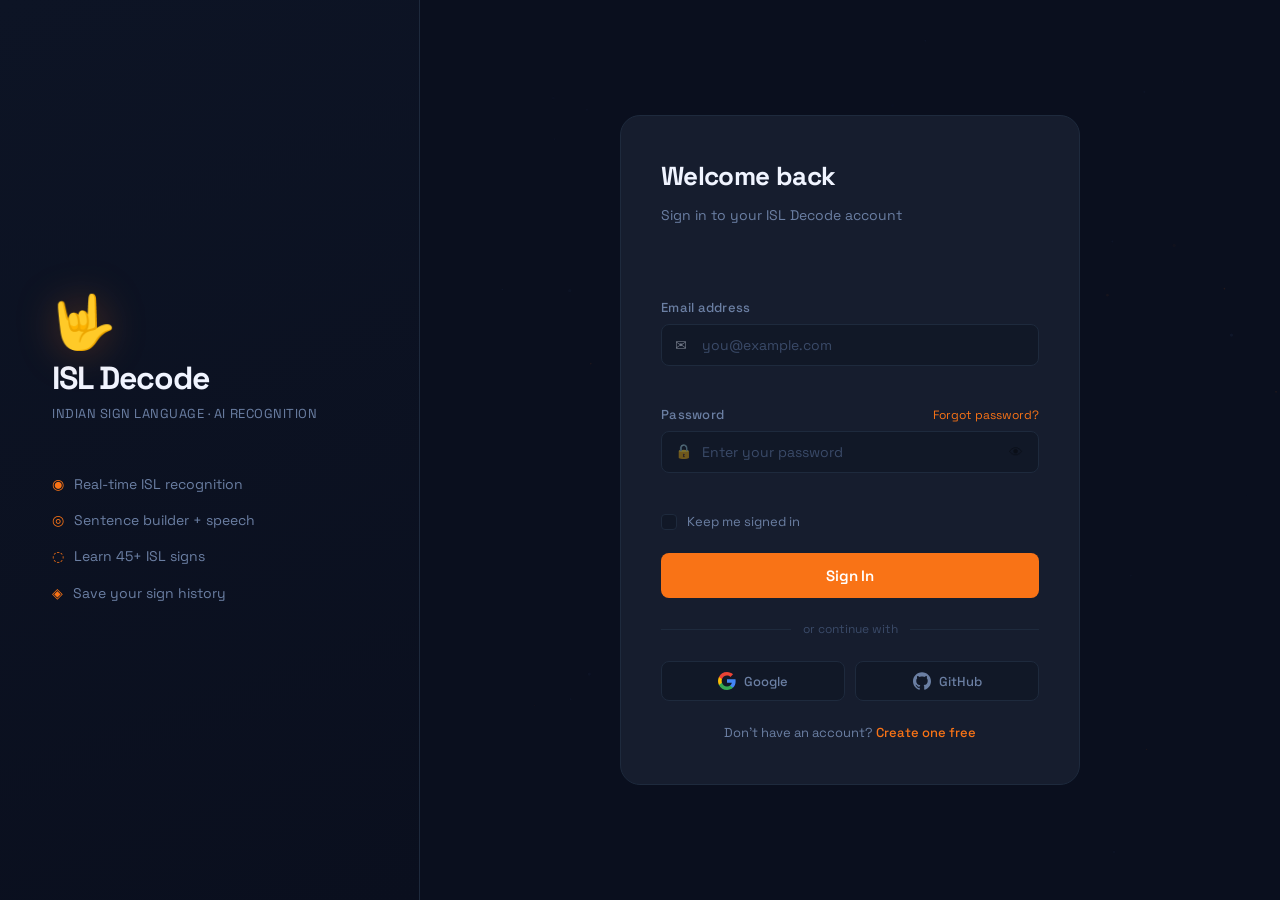
<file: frontend/login.html>
<!DOCTYPE html>
<html lang="en">
<head>
  <meta charset="UTF-8" />
  <meta name="viewport" content="width=device-width, initial-scale=1.0" />
  <title>ISL Decode — Sign In</title>
  <link rel="preconnect" href="https://fonts.googleapis.com">
  <link href="https://fonts.googleapis.com/css2?family=Space+Grotesk:wght@300;400;500;600;700&display=swap" rel="stylesheet">
  <link rel="stylesheet" href="auth.css" />
</head>
<body>

  <canvas id="bgCanvas" aria-hidden="true"></canvas>

  <div class="auth-shell">

    <!-- Left panel — branding -->
    <div class="auth-left">
      <div class="brand">
        <div class="brand-icon">🤟</div>
        <h1 class="brand-name">ISL Decode</h1>
        <p class="brand-tagline">Indian Sign Language · AI Recognition</p>
      </div>
      <div class="brand-features">
        <div class="feature"><span class="feat-icon">◉</span> Real-time ISL recognition</div>
        <div class="feature"><span class="feat-icon">◎</span> Sentence builder + speech</div>
        <div class="feature"><span class="feat-icon">◌</span> Learn 45+ ISL signs</div>
        <div class="feature"><span class="feat-icon">◈</span> Save your sign history</div>
      </div>
    </div>

    <!-- Right panel — form -->
    <div class="auth-right">
      <div class="auth-card">

        <div class="auth-header">
          <h2 class="auth-title">Welcome back</h2>
          <p class="auth-sub">Sign in to your ISL Decode account</p>
        </div>

        <!-- Error / success message -->
        <div class="auth-alert" id="authAlert" hidden></div>

        <form class="auth-form" id="loginForm" novalidate>

          <div class="field-group">
            <label class="field-label" for="loginEmail">Email address</label>
            <div class="field-wrap">
              <span class="field-icon">✉</span>
              <input
                class="field-input"
                type="email"
                id="loginEmail"
                name="email"
                placeholder="you@example.com"
                autocomplete="email"
                required
              />
            </div>
            <span class="field-error" id="emailErr"></span>
          </div>

          <div class="field-group">
            <div class="field-label-row">
              <label class="field-label" for="loginPassword">Password</label>
              <a class="field-link" href="forgot-password.html">Forgot password?</a>
            </div>
            <div class="field-wrap">
              <span class="field-icon">🔒</span>
              <input
                class="field-input"
                type="password"
                id="loginPassword"
                name="password"
                placeholder="Enter your password"
                autocomplete="current-password"
                required
              />
              <button type="button" class="toggle-pw" id="togglePw" aria-label="Toggle password visibility">👁</button>
            </div>
            <span class="field-error" id="pwErr"></span>
          </div>

          <div class="remember-row">
            <label class="checkbox-label">
              <input type="checkbox" id="rememberMe" name="remember" />
              <span class="checkbox-custom"></span>
              Keep me signed in
            </label>
          </div>

          <button type="submit" class="btn-submit" id="btnSubmit">
            <span id="btnText">Sign In</span>
            <span class="btn-spinner" id="btnSpinner" hidden></span>
          </button>

        </form>

        <div class="auth-divider"><span>or continue with</span></div>

        <div class="social-row">
          <button class="social-btn" id="btnGoogle" type="button">
            <svg width="18" height="18" viewBox="0 0 18 18" fill="none">
              <path d="M17.64 9.2c0-.637-.057-1.251-.164-1.84H9v3.481h4.844c-.209 1.125-.843 2.078-1.796 2.717v2.258h2.908c1.702-1.567 2.684-3.874 2.684-6.615z" fill="#4285F4"/>
              <path d="M9 18c2.43 0 4.467-.806 5.956-2.18l-2.908-2.259c-.806.54-1.837.86-3.048.86-2.344 0-4.328-1.584-5.036-3.711H.957v2.332A8.997 8.997 0 009 18z" fill="#34A853"/>
              <path d="M3.964 10.71A5.41 5.41 0 013.682 9c0-.593.102-1.17.282-1.71V4.958H.957A8.996 8.996 0 000 9c0 1.452.348 2.827.957 4.042l3.007-2.332z" fill="#FBBC05"/>
              <path d="M9 3.58c1.321 0 2.508.454 3.44 1.345l2.582-2.58C13.463.891 11.426 0 9 0A8.997 8.997 0 00.957 4.958L3.964 7.29C4.672 5.163 6.656 3.58 9 3.58z" fill="#EA4335"/>
            </svg>
            Google
          </button>
          <button class="social-btn" id="btnGithub" type="button">
            <svg width="18" height="18" viewBox="0 0 24 24" fill="currentColor">
              <path d="M12 .297c-6.63 0-12 5.373-12 12 0 5.303 3.438 9.8 8.205 11.385.6.113.82-.258.82-.577 0-.285-.01-1.04-.015-2.04-3.338.724-4.042-1.61-4.042-1.61C4.422 18.07 3.633 17.7 3.633 17.7c-1.087-.744.084-.729.084-.729 1.205.084 1.838 1.236 1.838 1.236 1.07 1.835 2.809 1.305 3.495.998.108-.776.417-1.305.76-1.605-2.665-.3-5.466-1.332-5.466-5.93 0-1.31.465-2.38 1.235-3.22-.135-.303-.54-1.523.105-3.176 0 0 1.005-.322 3.3 1.23.96-.267 1.98-.399 3-.405 1.02.006 2.04.138 3 .405 2.28-1.552 3.285-1.23 3.285-1.23.645 1.653.24 2.873.12 3.176.765.84 1.23 1.91 1.23 3.22 0 4.61-2.805 5.625-5.475 5.92.42.36.81 1.096.81 2.22 0 1.606-.015 2.896-.015 3.286 0 .315.21.69.825.57C20.565 22.092 24 17.592 24 12.297c0-6.627-5.373-12-12-12"/>
            </svg>
            GitHub
          </button>
        </div>

        <p class="auth-switch">
          Don't have an account?
          <a href="register.html" class="auth-link">Create one free</a>
        </p>

      </div>
    </div>
  </div>

  <script src="auth.js"></script>
</body>
</html>
</file>
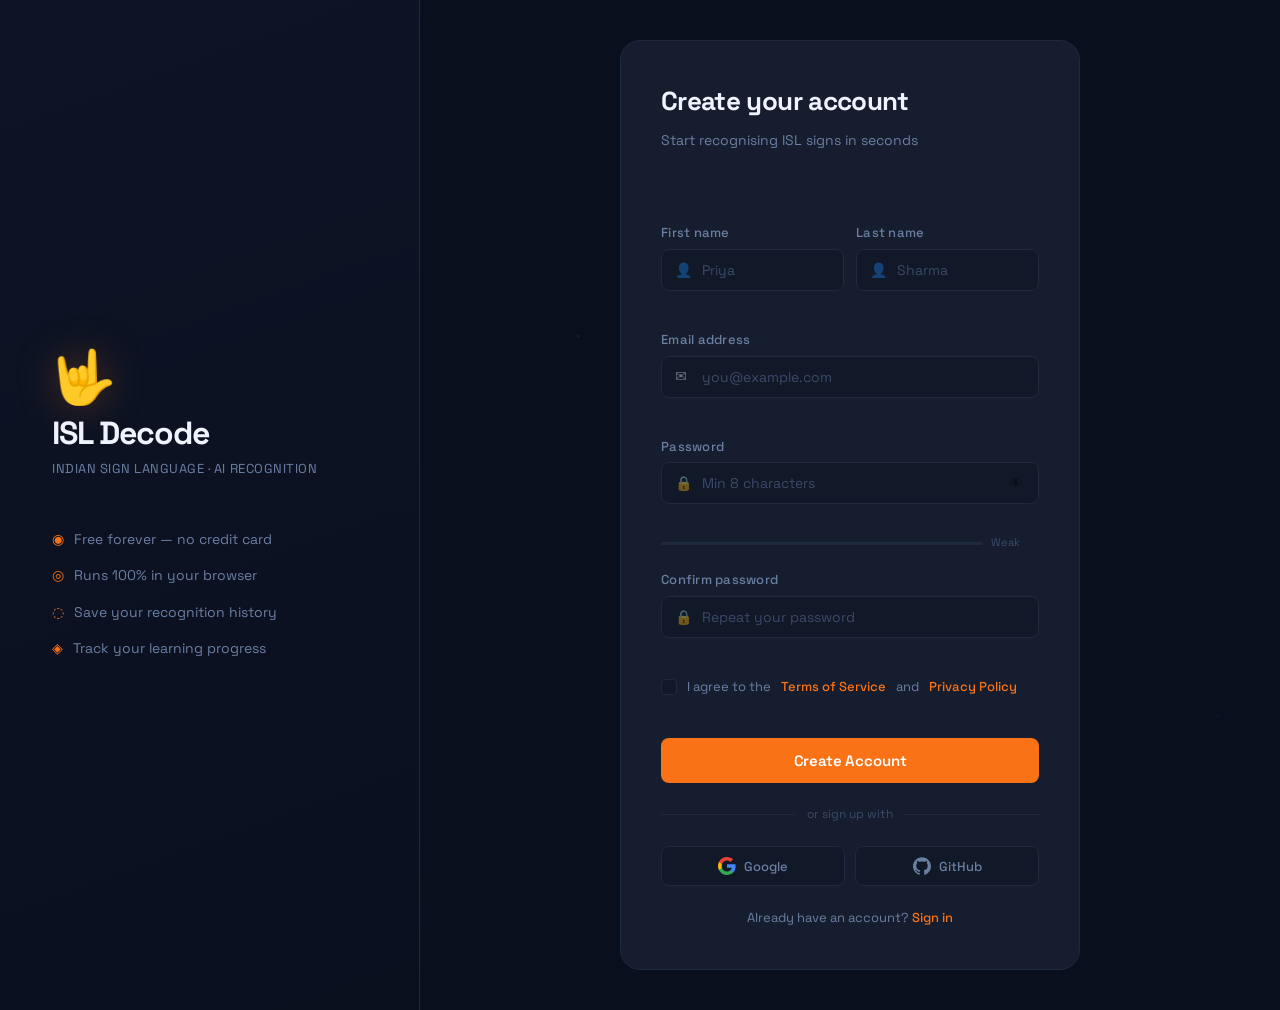
<file: frontend/register.html>
<!DOCTYPE html>
<html lang="en">
<head>
  <meta charset="UTF-8" />
  <meta name="viewport" content="width=device-width, initial-scale=1.0" />
  <title>ISL Decode — Create Account</title>
  <link rel="preconnect" href="https://fonts.googleapis.com">
  <link href="https://fonts.googleapis.com/css2?family=Space+Grotesk:wght@300;400;500;600;700&display=swap" rel="stylesheet">
  <link rel="stylesheet" href="auth.css" />
</head>
<body>

  <canvas id="bgCanvas" aria-hidden="true"></canvas>

  <div class="auth-shell">

    <!-- Left panel -->
    <div class="auth-left">
      <div class="brand">
        <div class="brand-icon">🤟</div>
        <h1 class="brand-name">ISL Decode</h1>
        <p class="brand-tagline">Indian Sign Language · AI Recognition</p>
      </div>
      <div class="brand-features">
        <div class="feature"><span class="feat-icon">◉</span> Free forever — no credit card</div>
        <div class="feature"><span class="feat-icon">◎</span> Runs 100% in your browser</div>
        <div class="feature"><span class="feat-icon">◌</span> Save your recognition history</div>
        <div class="feature"><span class="feat-icon">◈</span> Track your learning progress</div>
      </div>
    </div>

    <!-- Right panel -->
    <div class="auth-right">
      <div class="auth-card">

        <div class="auth-header">
          <h2 class="auth-title">Create your account</h2>
          <p class="auth-sub">Start recognising ISL signs in seconds</p>
        </div>

        <div class="auth-alert" id="authAlert" hidden></div>

        <form class="auth-form" id="registerForm" novalidate>

          <div class="field-row">
            <div class="field-group">
              <label class="field-label" for="firstName">First name</label>
              <div class="field-wrap">
                <span class="field-icon">👤</span>
                <input class="field-input" type="text" id="firstName" name="firstName"
                  placeholder="Priya" autocomplete="given-name" required />
              </div>
              <span class="field-error" id="firstNameErr"></span>
            </div>
            <div class="field-group">
              <label class="field-label" for="lastName">Last name</label>
              <div class="field-wrap">
                <span class="field-icon">👤</span>
                <input class="field-input" type="text" id="lastName" name="lastName"
                  placeholder="Sharma" autocomplete="family-name" required />
              </div>
              <span class="field-error" id="lastNameErr"></span>
            </div>
          </div>

          <div class="field-group">
            <label class="field-label" for="regEmail">Email address</label>
            <div class="field-wrap">
              <span class="field-icon">✉</span>
              <input class="field-input" type="email" id="regEmail" name="email"
                placeholder="you@example.com" autocomplete="email" required />
            </div>
            <span class="field-error" id="emailErr"></span>
          </div>

          <div class="field-group">
            <label class="field-label" for="regPassword">Password</label>
            <div class="field-wrap">
              <span class="field-icon">🔒</span>
              <input class="field-input" type="password" id="regPassword" name="password"
                placeholder="Min 8 characters" autocomplete="new-password" required />
              <button type="button" class="toggle-pw" id="togglePw" aria-label="Toggle password">👁</button>
            </div>
            <span class="field-error" id="pwErr"></span>
            <!-- Password strength bar -->
            <div class="pw-strength" id="pwStrength" hidden>
              <div class="pw-bar">
                <div class="pw-fill" id="pwFill"></div>
              </div>
              <span class="pw-label" id="pwLabel">Weak</span>
            </div>
          </div>

          <div class="field-group">
            <label class="field-label" for="confirmPassword">Confirm password</label>
            <div class="field-wrap">
              <span class="field-icon">🔒</span>
              <input class="field-input" type="password" id="confirmPassword" name="confirmPassword"
                placeholder="Repeat your password" autocomplete="new-password" required />
            </div>
            <span class="field-error" id="confirmErr"></span>
          </div>

          <div class="terms-row">
            <label class="checkbox-label">
              <input type="checkbox" id="acceptTerms" name="terms" required />
              <span class="checkbox-custom"></span>
              I agree to the
              <a href="#" class="auth-link">Terms of Service</a>
              and
              <a href="#" class="auth-link">Privacy Policy</a>
            </label>
            <span class="field-error" id="termsErr"></span>
          </div>

          <button type="submit" class="btn-submit" id="btnSubmit">
            <span id="btnText">Create Account</span>
            <span class="btn-spinner" id="btnSpinner" hidden></span>
          </button>

        </form>

        <div class="auth-divider"><span>or sign up with</span></div>

        <div class="social-row">
          <button class="social-btn" id="btnGoogle" type="button">
            <svg width="18" height="18" viewBox="0 0 18 18" fill="none">
              <path d="M17.64 9.2c0-.637-.057-1.251-.164-1.84H9v3.481h4.844c-.209 1.125-.843 2.078-1.796 2.717v2.258h2.908c1.702-1.567 2.684-3.874 2.684-6.615z" fill="#4285F4"/>
              <path d="M9 18c2.43 0 4.467-.806 5.956-2.18l-2.908-2.259c-.806.54-1.837.86-3.048.86-2.344 0-4.328-1.584-5.036-3.711H.957v2.332A8.997 8.997 0 009 18z" fill="#34A853"/>
              <path d="M3.964 10.71A5.41 5.41 0 013.682 9c0-.593.102-1.17.282-1.71V4.958H.957A8.996 8.996 0 000 9c0 1.452.348 2.827.957 4.042l3.007-2.332z" fill="#FBBC05"/>
              <path d="M9 3.58c1.321 0 2.508.454 3.44 1.345l2.582-2.58C13.463.891 11.426 0 9 0A8.997 8.997 0 00.957 4.958L3.964 7.29C4.672 5.163 6.656 3.58 9 3.58z" fill="#EA4335"/>
            </svg>
            Google
          </button>
          <button class="social-btn" id="btnGithub" type="button">
            <svg width="18" height="18" viewBox="0 0 24 24" fill="currentColor">
              <path d="M12 .297c-6.63 0-12 5.373-12 12 0 5.303 3.438 9.8 8.205 11.385.6.113.82-.258.82-.577 0-.285-.01-1.04-.015-2.04-3.338.724-4.042-1.61-4.042-1.61C4.422 18.07 3.633 17.7 3.633 17.7c-1.087-.744.084-.729.084-.729 1.205.084 1.838 1.236 1.838 1.236 1.07 1.835 2.809 1.305 3.495.998.108-.776.417-1.305.76-1.605-2.665-.3-5.466-1.332-5.466-5.93 0-1.31.465-2.38 1.235-3.22-.135-.303-.54-1.523.105-3.176 0 0 1.005-.322 3.3 1.23.96-.267 1.98-.399 3-.405 1.02.006 2.04.138 3 .405 2.28-1.552 3.285-1.23 3.285-1.23.645 1.653.24 2.873.12 3.176.765.84 1.23 1.91 1.23 3.22 0 4.61-2.805 5.625-5.475 5.92.42.36.81 1.096.81 2.22 0 1.606-.015 2.896-.015 3.286 0 .315.21.69.825.57C20.565 22.092 24 17.592 24 12.297c0-6.627-5.373-12-12-12"/>
            </svg>
            GitHub
          </button>
        </div>

        <p class="auth-switch">
          Already have an account?
          <a href="login.html" class="auth-link">Sign in</a>
        </p>

      </div>
    </div>
  </div>

  <script src="auth.js"></script>
</body>
</html>
</file>
<file: frontend/auth.css>
/* ═══════════════════════════════════════════════
   ISL Decode — Auth Pages (login + register)
   Palette: deep navy · saffron · mint
   Matches main app design system exactly
═══════════════════════════════════════════════ */
:root {
  --navy:        #0a0f1e;
  --navy-mid:    #111827;
  --navy-card:   #161d2e;
  --navy-border: #1e2a3d;
  --saffron:     #f97316;
  --saffron-dim: rgba(249,115,22,.14);
  --saffron-glow:rgba(249,115,22,.3);
  --mint:        #34d399;
  --mint-dim:    rgba(52,211,153,.12);
  --red:         #f43f5e;
  --red-dim:     rgba(244,63,94,.12);
  --white:       #f0f4ff;
  --text-main:   #e2e8f7;
  --text-muted:  #6b7fa3;
  --text-faint:  #3a4a68;
  --radius-sm:   8px;
  --radius-md:   14px;
  --radius-lg:   20px;
  --t:           .2s cubic-bezier(.4,0,.2,1);
  --font:        'Space Grotesk', system-ui, sans-serif;
}

*,*::before,*::after { box-sizing:border-box; margin:0; padding:0; }
html { height:100%; }

body {
  background: var(--navy);
  color: var(--text-main);
  font-family: var(--font);
  font-size: 15px;
  line-height: 1.6;
  min-height: 100vh;
  display: flex;
  overflow-x: hidden;
}

/* ── AMBIENT CANVAS ── */
#bgCanvas {
  position: fixed;
  inset: 0;
  width: 100%; height: 100%;
  pointer-events: none;
  z-index: 0;
  opacity: .28;
}

/* ── SHELL ── */
.auth-shell {
  position: relative;
  z-index: 1;
  display: flex;
  width: 100%;
  min-height: 100vh;
}

/* ── LEFT PANEL ── */
.auth-left {
  flex: 0 0 420px;
  background: linear-gradient(160deg, #0d1425 0%, #0a0f1e 100%);
  border-right: 1px solid var(--navy-border);
  display: flex;
  flex-direction: column;
  justify-content: center;
  padding: 60px 52px;
  gap: 48px;
}

.brand { display: flex; flex-direction: column; gap: 10px; }

.brand-icon {
  font-size: 52px;
  line-height: 1;
  margin-bottom: 4px;
  filter: drop-shadow(0 0 20px var(--saffron-glow));
}

.brand-name {
  font-size: 32px;
  font-weight: 700;
  color: var(--white);
  letter-spacing: -.03em;
  line-height: 1;
}

.brand-tagline {
  font-size: 13px;
  color: var(--text-muted);
  letter-spacing: .04em;
  text-transform: uppercase;
}

.brand-features {
  display: flex;
  flex-direction: column;
  gap: 14px;
}

.feature {
  display: flex;
  align-items: center;
  gap: 10px;
  font-size: 14px;
  color: var(--text-muted);
}

.feat-icon {
  color: var(--saffron);
  font-size: 14px;
  flex-shrink: 0;
}

/* ── RIGHT PANEL ── */
.auth-right {
  flex: 1;
  display: flex;
  align-items: center;
  justify-content: center;
  padding: 40px 24px;
}

/* ── CARD ── */
.auth-card {
  width: 100%;
  max-width: 460px;
  background: var(--navy-card);
  border: 1px solid var(--navy-border);
  border-radius: var(--radius-lg);
  padding: 40px;
}

.auth-header { margin-bottom: 28px; }

.auth-title {
  font-size: 26px;
  font-weight: 700;
  color: var(--white);
  letter-spacing: -.025em;
  margin-bottom: 6px;
}

.auth-sub { font-size: 14px; color: var(--text-muted); }

/* ── ALERT ── */
.auth-alert {
  padding: 12px 16px;
  border-radius: var(--radius-sm);
  font-size: 14px;
  margin-bottom: 20px;
  display: flex;
  align-items: flex-start;
  gap: 8px;
}
.auth-alert.error {
  background: var(--red-dim);
  border: 1px solid rgba(244,63,94,.3);
  color: #fda4af;
}
.auth-alert.success {
  background: var(--mint-dim);
  border: 1px solid rgba(52,211,153,.25);
  color: var(--mint);
}

/* ── FORM ── */
.auth-form { display: flex; flex-direction: column; gap: 18px; }

.field-row {
  display: grid;
  grid-template-columns: 1fr 1fr;
  gap: 12px;
}

.field-group { display: flex; flex-direction: column; gap: 5px; }

.field-label {
  font-size: 13px;
  font-weight: 500;
  color: var(--text-muted);
  letter-spacing: .02em;
}

.field-label-row {
  display: flex;
  align-items: center;
  justify-content: space-between;
}

.field-link {
  font-size: 12px;
  color: var(--saffron);
  text-decoration: none;
  transition: opacity var(--t);
}
.field-link:hover { opacity: .75; }

.field-wrap {
  position: relative;
  display: flex;
  align-items: center;
}

.field-icon {
  position: absolute;
  left: 14px;
  font-size: 14px;
  pointer-events: none;
  opacity: .45;
  z-index: 1;
}

.field-input {
  width: 100%;
  padding: 11px 44px 11px 40px;
  background: var(--navy-mid);
  border: 1px solid var(--navy-border);
  border-radius: var(--radius-sm);
  color: var(--white);
  font-family: var(--font);
  font-size: 14px;
  outline: none;
  transition: border-color var(--t), box-shadow var(--t);
  -webkit-appearance: none;
  appearance: none;
}
.field-input::placeholder { color: var(--text-faint); }
.field-input:focus {
  border-color: var(--saffron);
  box-shadow: 0 0 0 3px var(--saffron-dim);
}
.field-input.invalid {
  border-color: var(--red);
  box-shadow: 0 0 0 3px var(--red-dim);
}
.field-input.valid { border-color: var(--mint); }

.toggle-pw {
  position: absolute;
  right: 12px;
  background: none;
  border: none;
  cursor: pointer;
  font-size: 14px;
  opacity: .4;
  transition: opacity var(--t);
  padding: 4px;
  line-height: 1;
}
.toggle-pw:hover { opacity: .8; }

.field-error {
  font-size: 12px;
  color: #fda4af;
  min-height: 16px;
  display: block;
}

/* Password strength */
.pw-strength {
  display: flex;
  align-items: center;
  gap: 8px;
  margin-top: 4px;
}
.pw-bar {
  flex: 1;
  height: 3px;
  background: var(--navy-border);
  border-radius: 99px;
  overflow: hidden;
}
.pw-fill {
  height: 100%;
  border-radius: 99px;
  transition: width .3s, background .3s;
  width: 0%;
}
.pw-label { font-size: 11px; color: var(--text-faint); min-width: 48px; }

/* ── REMEMBER + TERMS ── */
.remember-row, .terms-row {
  display: flex;
  flex-direction: column;
  gap: 4px;
}

.checkbox-label {
  display: flex;
  align-items: flex-start;
  gap: 10px;
  font-size: 13px;
  color: var(--text-muted);
  cursor: pointer;
  line-height: 1.5;
}
.checkbox-label input { display: none; }

.checkbox-custom {
  width: 16px;
  height: 16px;
  border: 1.5px solid var(--navy-border);
  border-radius: 4px;
  flex-shrink: 0;
  margin-top: 2px;
  transition: var(--t);
  display: flex;
  align-items: center;
  justify-content: center;
  background: var(--navy-mid);
}
.checkbox-label input:checked ~ .checkbox-custom {
  background: var(--saffron);
  border-color: var(--saffron);
}
.checkbox-label input:checked ~ .checkbox-custom::after {
  content: '';
  display: block;
  width: 8px;
  height: 5px;
  border: 2px solid #fff;
  border-top: none;
  border-right: none;
  transform: rotate(-45deg) translate(0, -1px);
}

/* ── SUBMIT BUTTON ── */
.btn-submit {
  width: 100%;
  padding: 13px;
  border: none;
  border-radius: var(--radius-sm);
  background: var(--saffron);
  color: #fff;
  font-family: var(--font);
  font-size: 15px;
  font-weight: 600;
  cursor: pointer;
  transition: var(--t);
  display: flex;
  align-items: center;
  justify-content: center;
  gap: 8px;
  letter-spacing: -.01em;
  margin-top: 4px;
}
.btn-submit:hover { background: #ea6c10; transform: translateY(-1px); }
.btn-submit:active { transform: translateY(0); }
.btn-submit:disabled { opacity: .6; cursor: not-allowed; transform: none; }

/* Spinner */
.btn-spinner {
  width: 16px;
  height: 16px;
  border: 2px solid rgba(255,255,255,.3);
  border-top-color: #fff;
  border-radius: 50%;
  animation: spin .7s linear infinite;
  flex-shrink: 0;
}
@keyframes spin { to { transform: rotate(360deg); } }

/* ── DIVIDER ── */
.auth-divider {
  display: flex;
  align-items: center;
  gap: 12px;
  margin: 22px 0;
  color: var(--text-faint);
  font-size: 12px;
}
.auth-divider::before,
.auth-divider::after {
  content: '';
  flex: 1;
  height: 1px;
  background: var(--navy-border);
}

/* ── SOCIAL ── */
.social-row { display: grid; grid-template-columns: 1fr 1fr; gap: 10px; margin-bottom: 22px; }

.social-btn {
  display: flex;
  align-items: center;
  justify-content: center;
  gap: 8px;
  padding: 10px 16px;
  background: var(--navy-mid);
  border: 1px solid var(--navy-border);
  border-radius: var(--radius-sm);
  color: var(--text-muted);
  font-family: var(--font);
  font-size: 13px;
  font-weight: 500;
  cursor: pointer;
  transition: var(--t);
}
.social-btn:hover { border-color: var(--text-faint); color: var(--white); }

/* ── SWITCH LINK ── */
.auth-switch { font-size: 13px; color: var(--text-muted); text-align: center; }
.auth-link { color: var(--saffron); text-decoration: none; font-weight: 500; }
.auth-link:hover { text-decoration: underline; }

/* ── RESPONSIVE ── */
@media (max-width: 900px) {
  .auth-left { display: none; }
  .auth-right { padding: 24px 16px; }
  .auth-card { padding: 28px 22px; }
}

@media (max-width: 480px) {
  .field-row { grid-template-columns: 1fr; }
  .social-row { grid-template-columns: 1fr; }
}

@media (prefers-reduced-motion: reduce) {
  *,*::before,*::after { animation-duration:.001ms!important; transition-duration:.001ms!important; }
}
</file>
